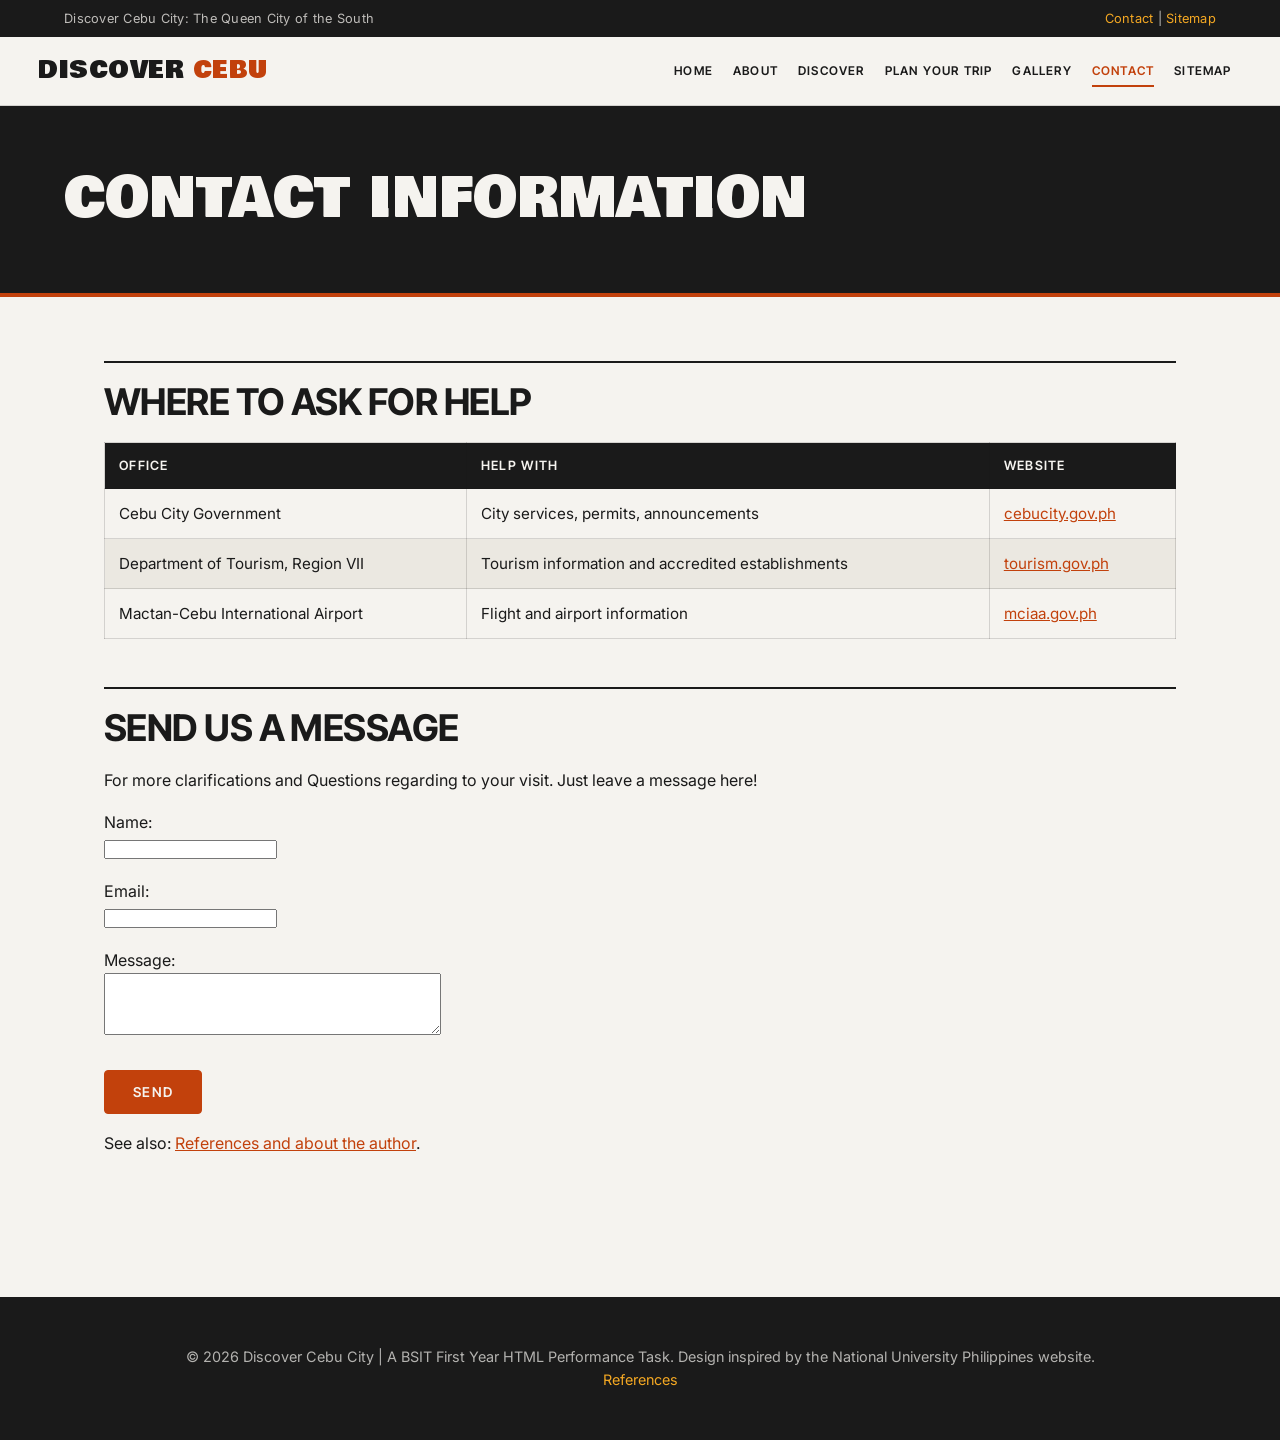
<file: contact.html>
<!DOCTYPE html>
<html lang="en">
<head>
<meta charset="UTF-8">
<meta name="viewport" content="width=device-width, initial-scale=1">
<title>Contact Information | Discover Cebu City</title>
<link rel="stylesheet" href="styles.css">
</head>
<body>
<div class="topbar"><span>Discover Cebu City: The Queen City of the South</span><span><a href="contact.html">Contact</a> | <a href="sitemap.html">Sitemap</a></span></div>
<header class="site"><div class="bar"><a class="brand" href="index.html">Discover <span>Cebu</span></a>
<nav aria-label="Main navigation"><ul>
<li><a class="n" href="index.html">Home</a></li>
<li><a class="n" href="about.html">About</a></li>
<li><a class="n" href="attractions.html">Discover</a><div class="sub"><a href="attractions.html">Tourist Attractions</a><a href="heritage.html">Heritage and Culture</a><a href="food.html">Local Food</a><a href="festivals.html">Festivals</a></div></li>
<li><a class="n" href="accommodation.html">Plan Your Trip</a><div class="sub"><a href="accommodation.html">Where to Stay</a><a href="transportation.html">Getting Around</a></div></li>
<li><a class="n" href="gallery.html">Gallery</a></li>
<li><a class="n active" href="contact.html">Contact</a></li>
<li><a class="n" href="sitemap.html">Sitemap</a></li>
</ul></nav>
</div></header>
<section class="pagehead"><h1>Contact Information</h1></section>
<main>

<h2>Where to Ask for Help</h2>
<table><thead><tr><th>Office</th><th>Help with</th><th>Website</th></tr></thead><tbody>
<tr><td>Cebu City Government</td><td>City services, permits, announcements</td><td><a href="https://www.cebucity.gov.ph" target="_blank" rel="noopener">cebucity.gov.ph</a></td></tr>
<tr><td>Department of Tourism, Region VII</td><td>Tourism information and accredited establishments</td><td><a href="https://www.tourism.gov.ph" target="_blank" rel="noopener">tourism.gov.ph</a></td></tr>
<tr><td>Mactan-Cebu International Airport</td><td>Flight and airport information</td><td><a href="https://mciaa.gov.ph/" target="_blank" rel="noopener">mciaa.gov.ph</a></td></tr>
</tbody></table>

<h2>Send us a message</h2>
<p>For more clarifications and Questions regarding to your visit. Just leave a message here!</p>
<form action="#" method="get">
<p><label for="n">Name:</label><br><input id="n" type="text" name="name"></p>
<p><label for="e">Email:</label><br><input id="e" type="email" name="email"></p>
<p><label for="m">Message:</label><br><textarea id="m" name="message" rows="4" cols="40"></textarea></p>
<p><button type="submit" class="btn">Send</button></p>
</form>
<p>See also: <a href="references.html">References and about the author</a>.</p>
</main>
<footer><p>&copy; 2026 Discover Cebu City | A BSIT First Year HTML Performance Task. Design inspired by the National University Philippines website.</p>
<p><a href="references.html">References</a></p></footer>
</body>
</html>
</file>
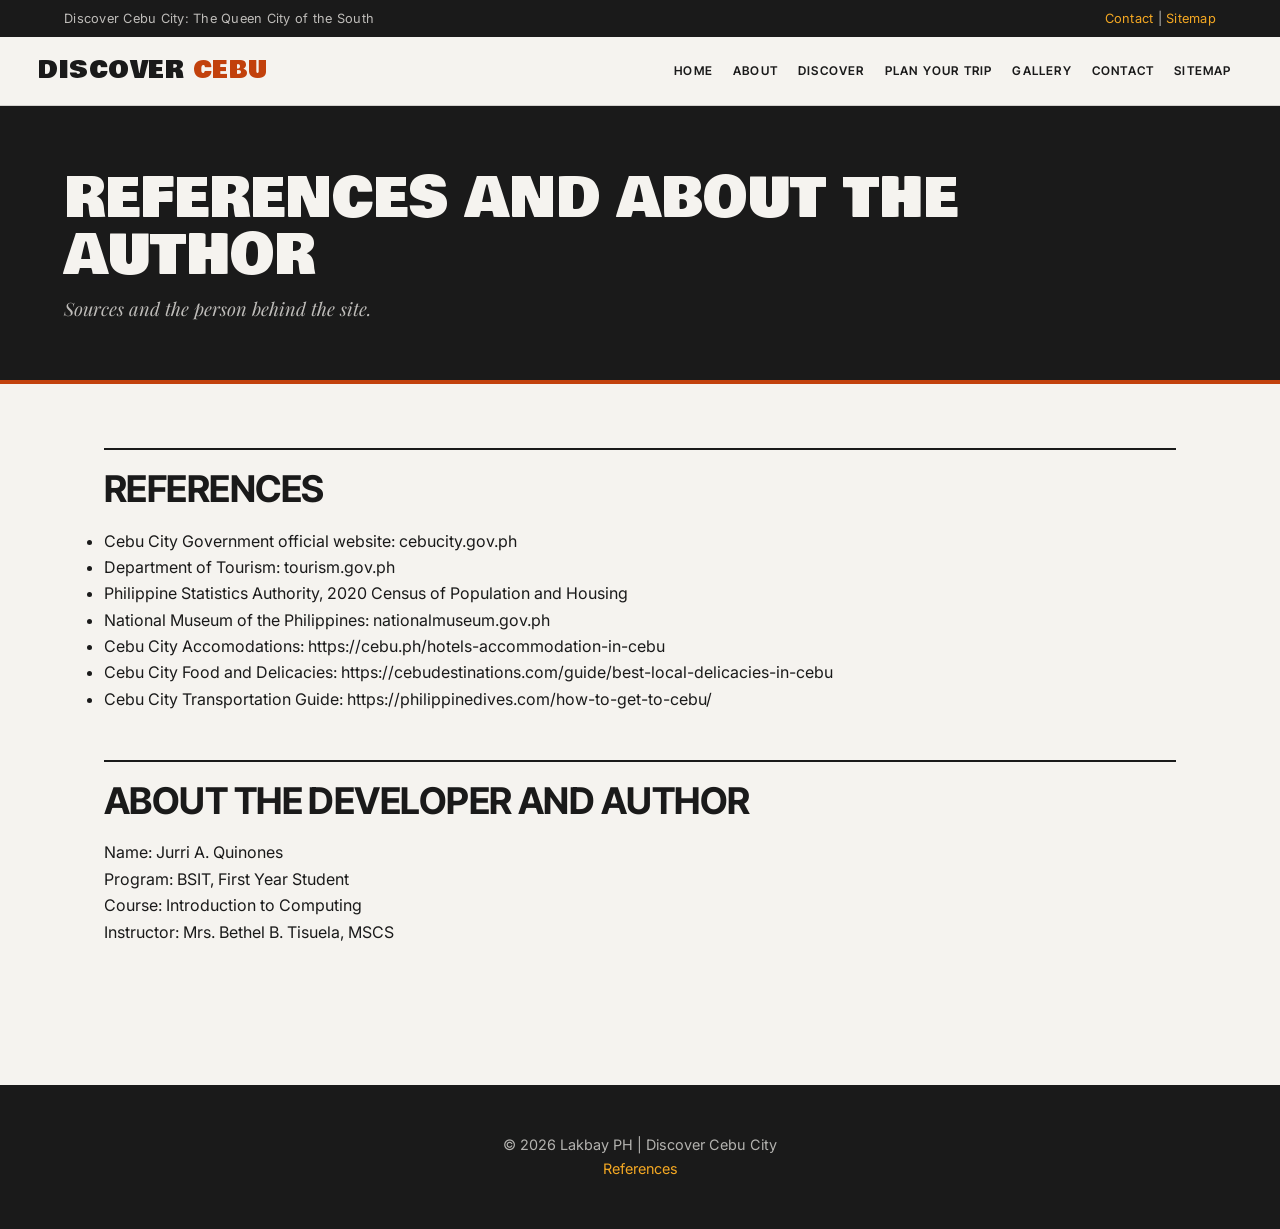
<file: references.html>
<!DOCTYPE html>
<html lang="en">
<head>
<meta charset="UTF-8">
<meta name="viewport" content="width=device-width, initial-scale=1">
<title>References and About the Author | Discover Cebu City</title>
<link rel="stylesheet" href="styles.css">
</head>
<body>
<div class="topbar"><span>Discover Cebu City: The Queen City of the South</span><span><a href="contact.html">Contact</a> | <a href="sitemap.html">Sitemap</a></span></div>
<header class="site"><div class="bar"><a class="brand" href="index.html">Discover <span>Cebu</span></a>
<nav aria-label="Main navigation"><ul>
<li><a class="n" href="index.html">Home</a></li>
<li><a class="n" href="about.html">About</a></li>
<li><a class="n" href="attractions.html">Discover</a><div class="sub"><a href="attractions.html">Tourist Attractions</a><a href="heritage.html">Heritage and Culture</a><a href="food.html">Local Food</a><a href="festivals.html">Festivals</a></div></li>
<li><a class="n" href="accommodation.html">Plan Your Trip</a><div class="sub"><a href="accommodation.html">Where to Stay</a><a href="transportation.html">Getting Around</a></div></li>
<li><a class="n" href="gallery.html">Gallery</a></li>
<li><a class="n" href="contact.html">Contact</a></li>
<li><a class="n" href="sitemap.html">Sitemap</a></li>
</ul></nav>
</div></header>
<section class="pagehead"><h1>References and About the Author</h1><p>Sources and the person behind the site.</p></section>
<main>

<h2>References</h2>
<ul><li>Cebu City Government official website: cebucity.gov.ph</li><li>Department of Tourism: tourism.gov.ph</li><li>Philippine Statistics Authority, 2020 Census of Population and Housing</li><li>National Museum of the Philippines: nationalmuseum.gov.ph</li><li>Cebu City Accomodations: https://cebu.ph/hotels-accommodation-in-cebu</li><li>Cebu City Food and Delicacies: https://cebudestinations.com/guide/best-local-delicacies-in-cebu</li><li>Cebu City Transportation Guide: https://philippinedives.com/how-to-get-to-cebu/</li></ul>
<h2>About the Developer and Author</h2>
<p>Name: Jurri A. Quinones<br>Program: BSIT, First Year Student<br>Course: Introduction to Computing<br>Instructor: Mrs. Bethel B. Tisuela, MSCS</p>
</main>
<footer><p>&copy; 2026 Lakbay PH | Discover Cebu City</p>
<p><a href="references.html">References</a></p></footer>
</body>
</html>
</file>
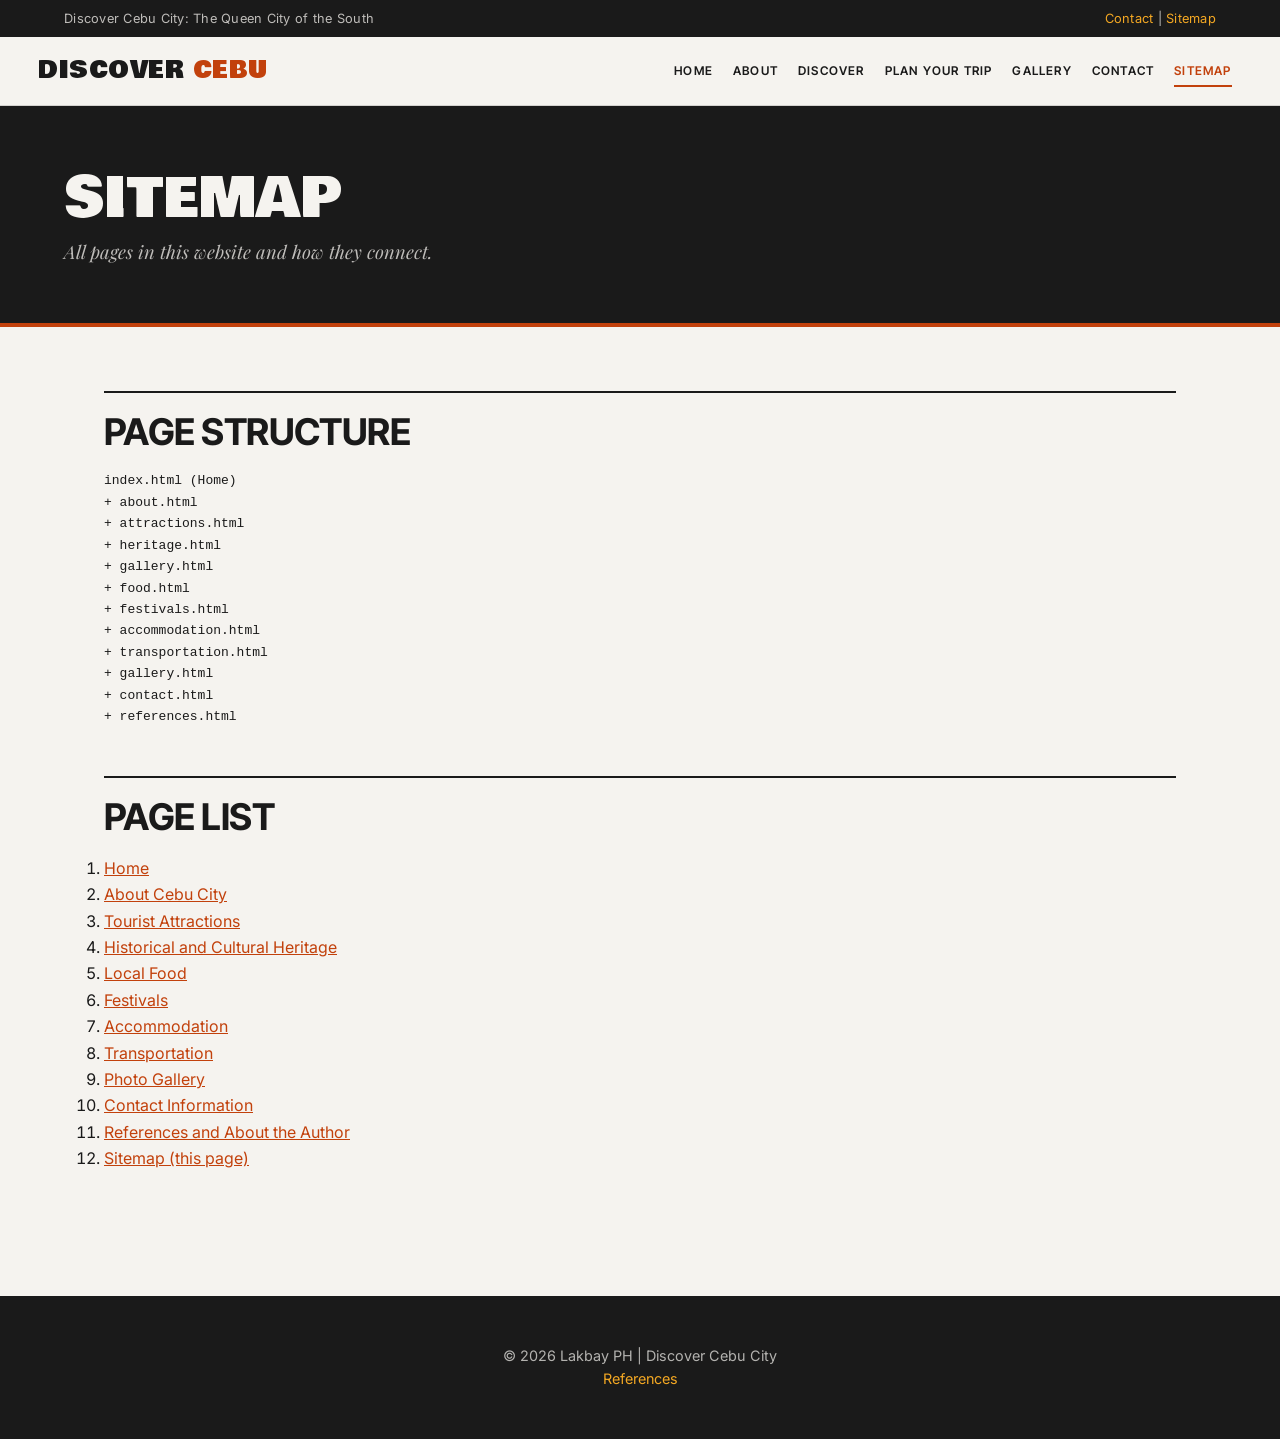
<file: sitemap.html>
<!DOCTYPE html>
<html lang="en">
<head>
<meta charset="UTF-8">
<meta name="viewport" content="width=device-width, initial-scale=1">
<title>Sitemap | Discover Cebu City</title>
<link rel="stylesheet" href="styles.css">
</head>
<body>
<div class="topbar"><span>Discover Cebu City: The Queen City of the South</span><span><a href="contact.html">Contact</a> | <a href="sitemap.html">Sitemap</a></span></div>
<header class="site"><div class="bar"><a class="brand" href="index.html">Discover <span>Cebu</span></a>
<nav aria-label="Main navigation"><ul>
<li><a class="n" href="index.html">Home</a></li>
<li><a class="n" href="about.html">About</a></li>
<li><a class="n" href="attractions.html">Discover</a><div class="sub"><a href="attractions.html">Tourist Attractions</a><a href="heritage.html">Heritage and Culture</a><a href="food.html">Local Food</a><a href="festivals.html">Festivals</a></div></li>
<li><a class="n" href="accommodation.html">Plan Your Trip</a><div class="sub"><a href="accommodation.html">Where to Stay</a><a href="transportation.html">Getting Around</a></div></li>
<li><a class="n" href="gallery.html">Gallery</a></li>
<li><a class="n" href="contact.html">Contact</a></li>
<li><a class="n active" href="sitemap.html">Sitemap</a></li>
</ul></nav>
</div></header>
<section class="pagehead"><h1>Sitemap</h1><p>All pages in this website and how they connect.</p></section>
<main>

<h2>Page structure</h2>
<pre>index.html (Home)
+ about.html
+ attractions.html
+ heritage.html
+ gallery.html
+ food.html
+ festivals.html
+ accommodation.html
+ transportation.html
+ gallery.html
+ contact.html
+ references.html</pre>
<h2>Page list</h2>
<ol><li><a href="index.html">Home</a></li><li><a href="about.html">About Cebu City</a></li><li><a href="attractions.html">Tourist Attractions</a></li><li><a href="heritage.html">Historical and Cultural Heritage</a></li><li><a href="food.html">Local Food</a></li><li><a href="festivals.html">Festivals</a></li><li><a href="accommodation.html">Accommodation</a></li><li><a href="transportation.html">Transportation</a></li><li><a href="gallery.html">Photo Gallery</a></li><li><a href="contact.html">Contact Information</a></li><li><a href="references.html">References and About the Author</a></li><li><a href="sitemap.html">Sitemap (this page)</a></li></ol>
</main>
<footer><p>&copy; 2026 Lakbay PH | Discover Cebu City</p>
<p><a href="references.html">References</a></p></footer>
</body>
</html>
</file>
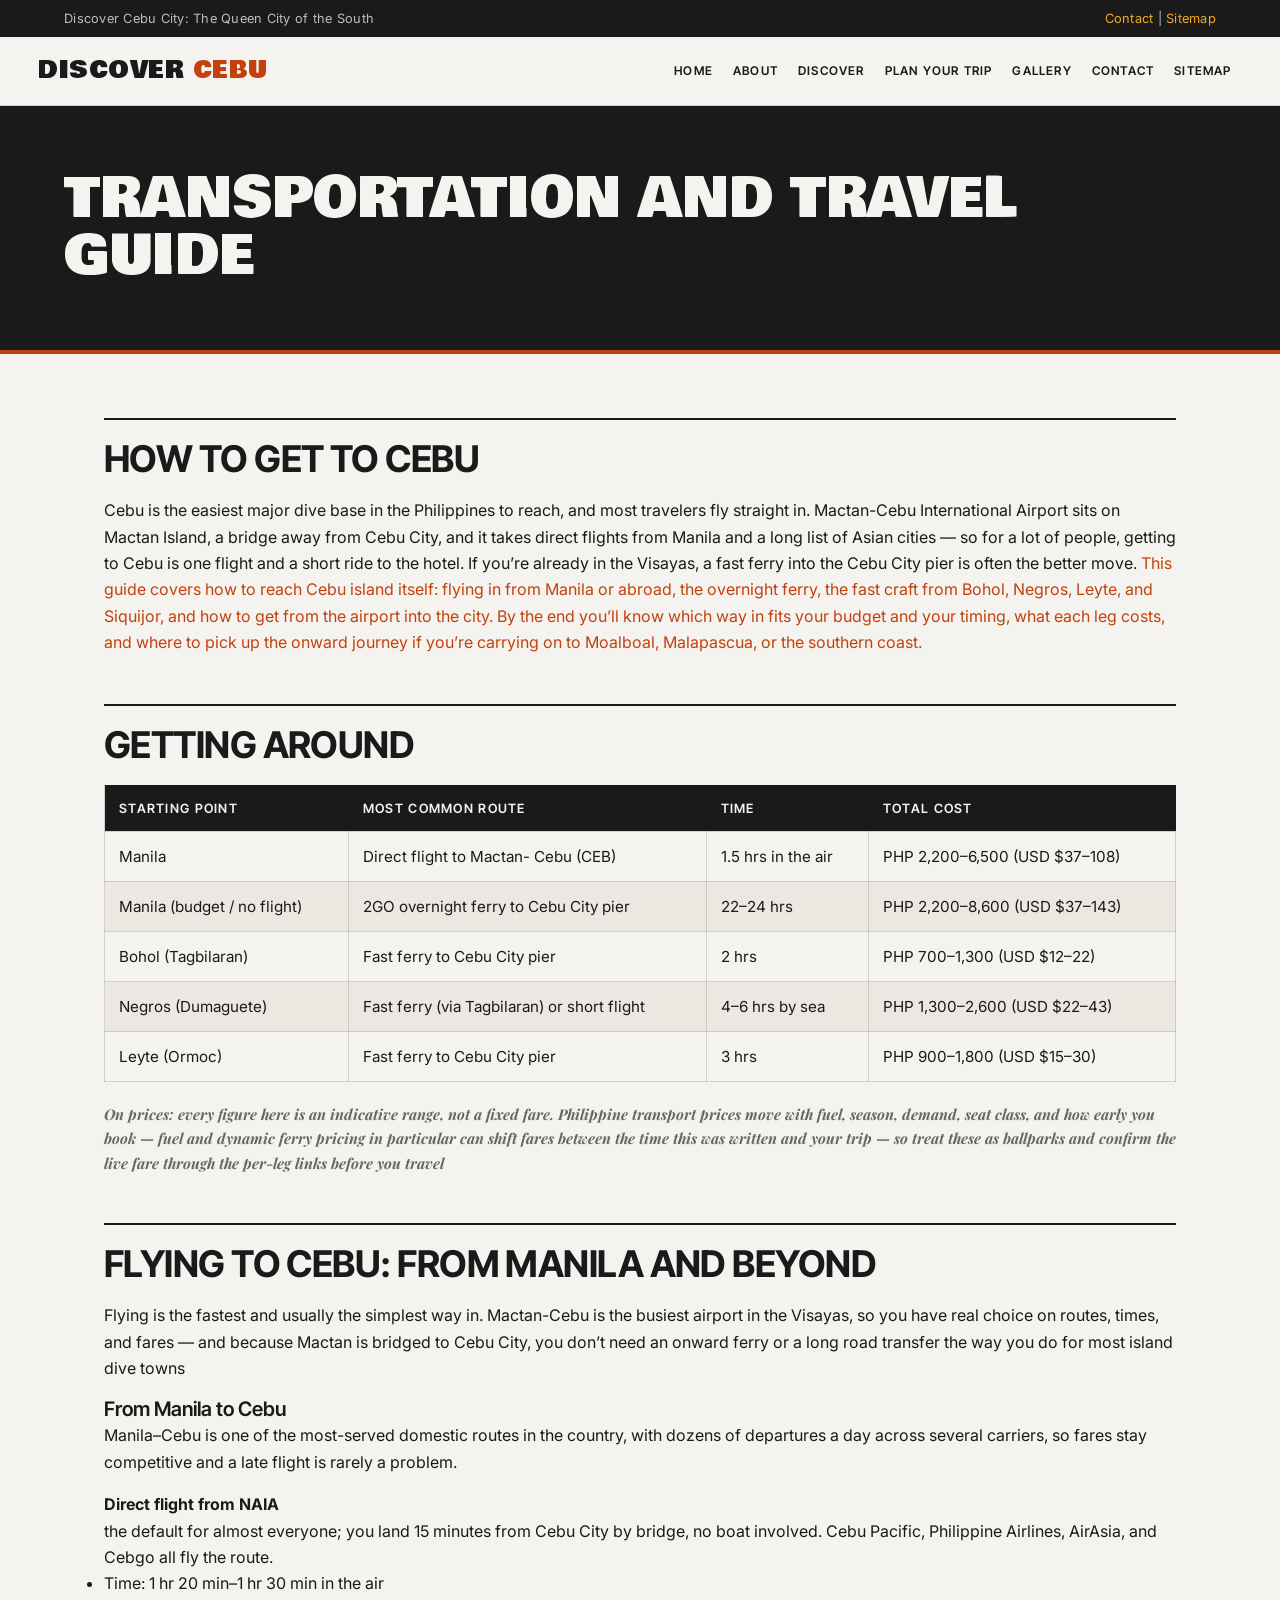
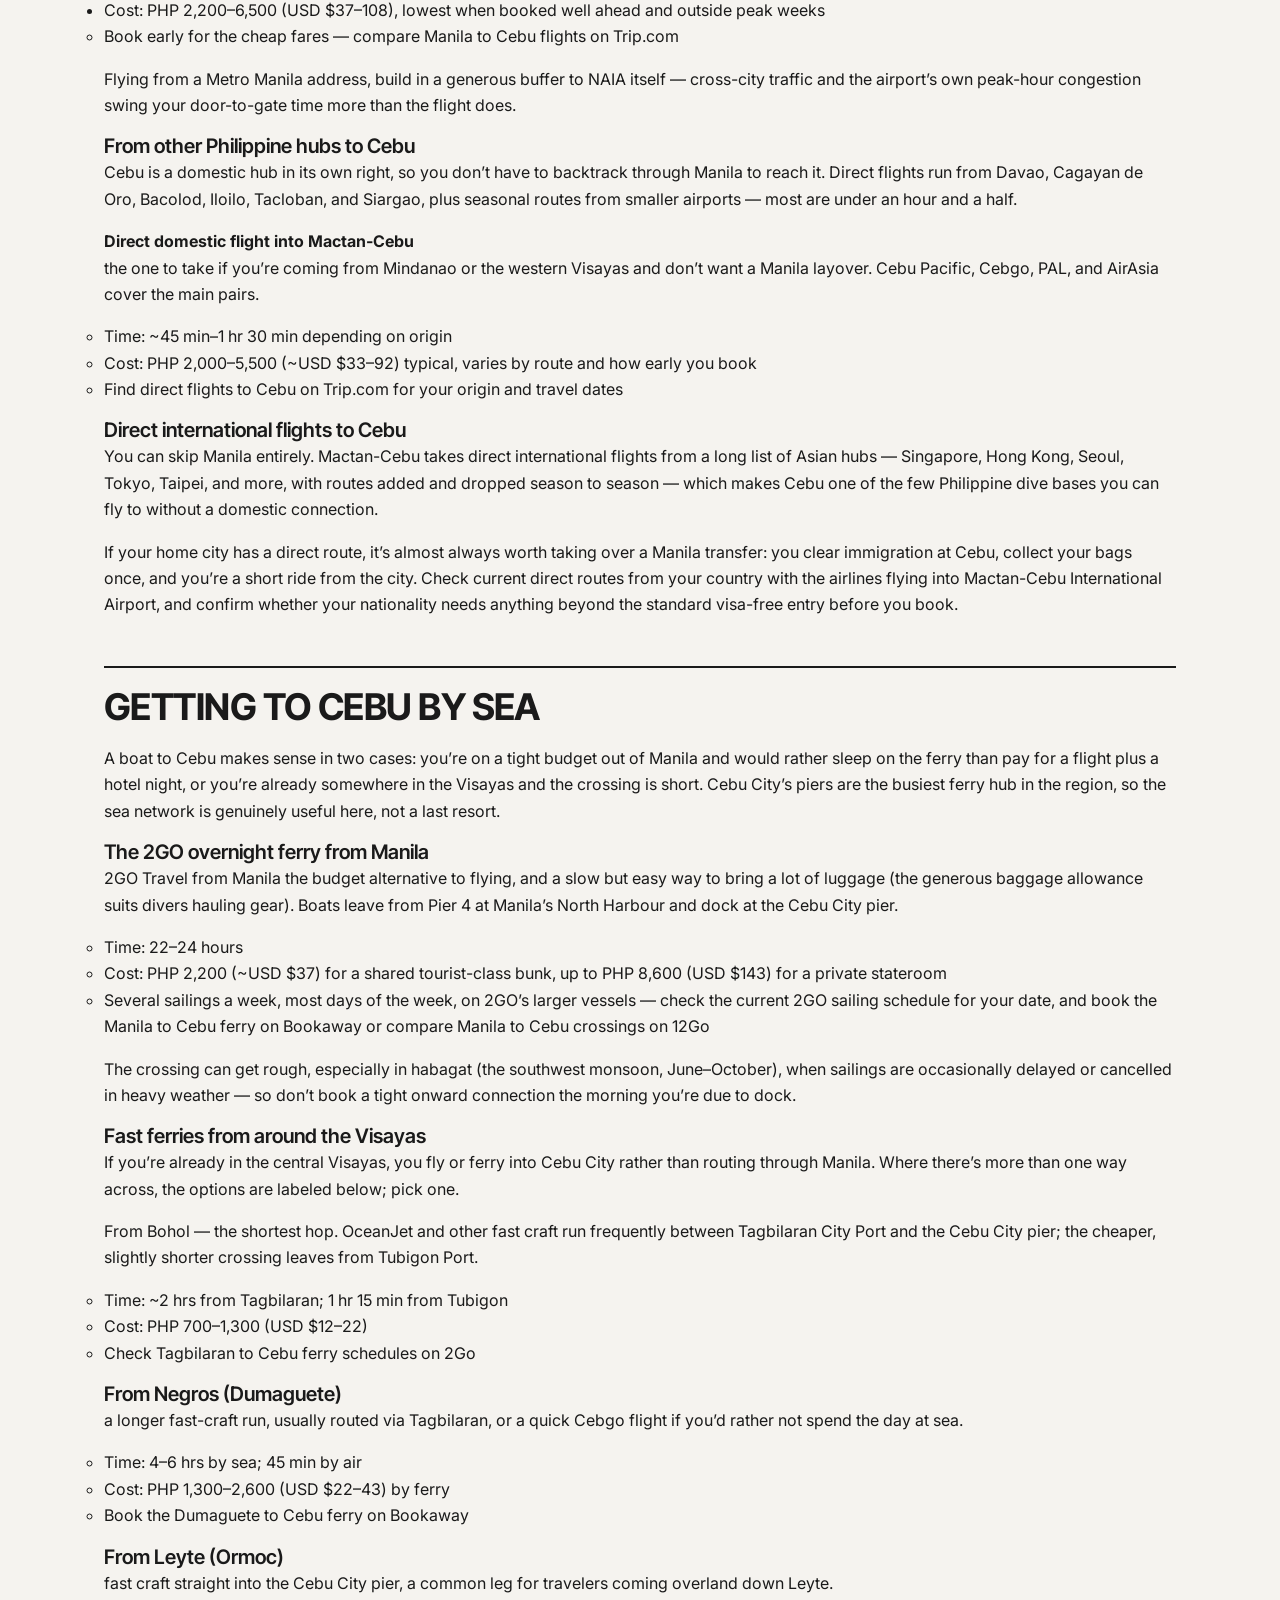
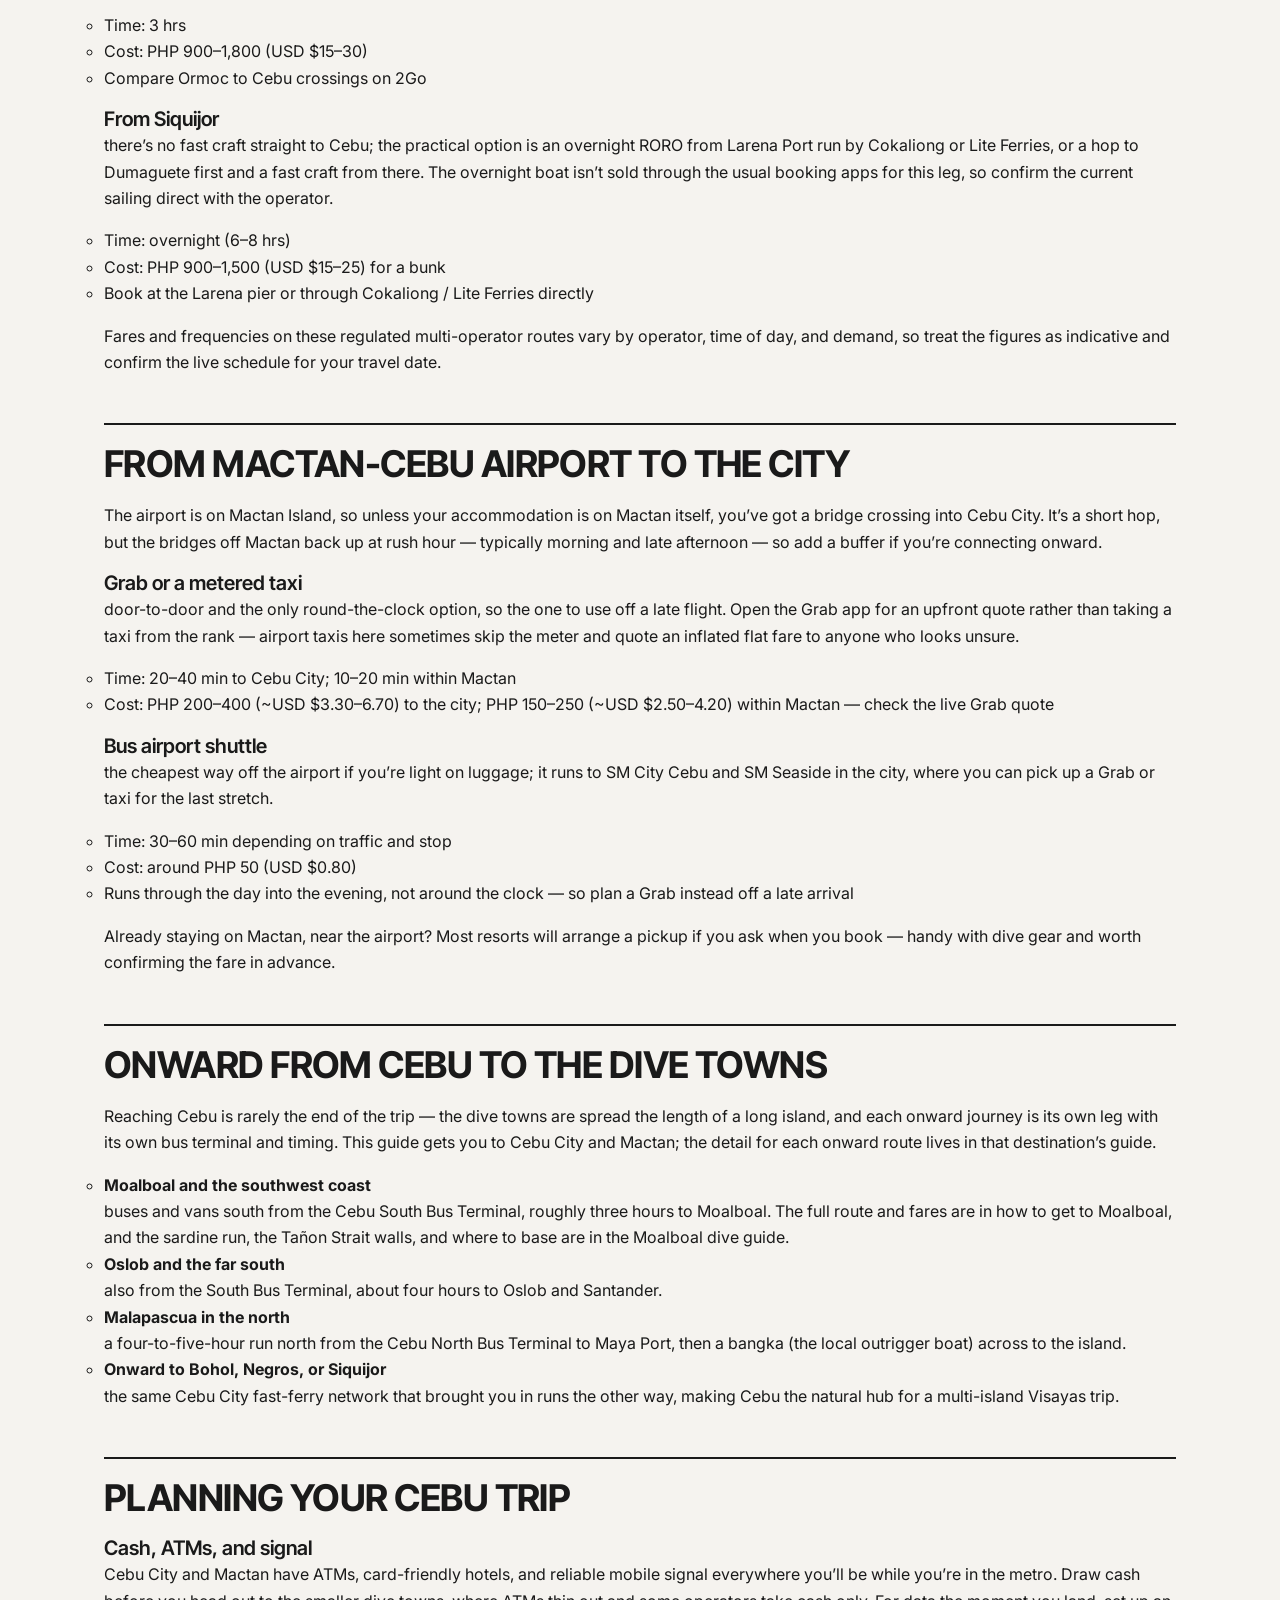
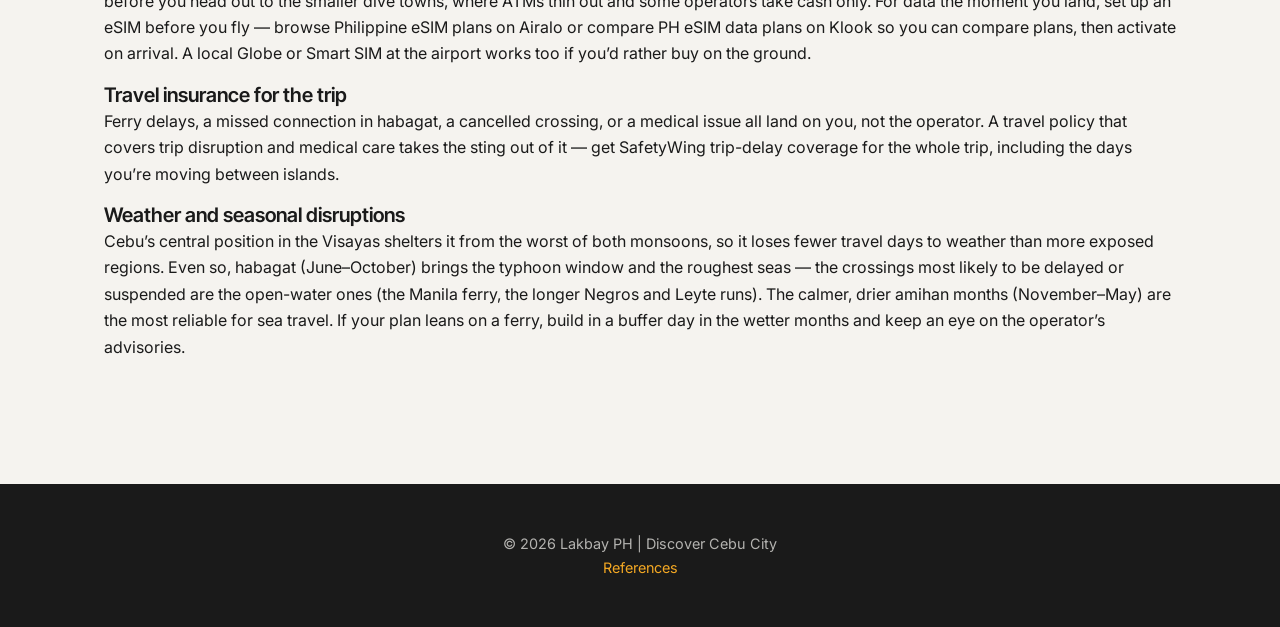
<file: transportation.html>
<!DOCTYPE html>
<html lang="en">
<head>
<meta charset="UTF-8">
<meta name="viewport" content="width=device-width, initial-scale=1">
<title>Transportation and Travel Guide | Discover Cebu City</title>
<link rel="stylesheet" href="styles.css">
</head>
<body>
<div class="topbar"><span>Discover Cebu City: The Queen City of the South</span><span><a href="contact.html">Contact</a> | <a href="sitemap.html">Sitemap</a></span></div>
<header class="site"><div class="bar"><a class="brand" href="index.html">Discover <span>Cebu</span></a>
<nav aria-label="Main navigation"><ul>
<li><a class="n" href="index.html">Home</a></li>
<li><a class="n" href="about.html">About</a></li>
<li><a class="n" href="attractions.html">Discover</a><div class="sub"><a href="attractions.html">Tourist Attractions</a><a href="heritage.html">Heritage and Culture</a><a href="food.html">Local Food</a><a href="festivals.html">Festivals</a></div></li>
<li><a class="n" href="accommodation.html">Plan Your Trip</a><div class="sub"><a href="accommodation.html">Where to Stay</a><a href="transportation.html">Getting Around</a></div></li>
<li><a class="n" href="gallery.html">Gallery</a></li>
<li><a class="n" href="contact.html">Contact</a></li>
<li><a class="n" href="sitemap.html">Sitemap</a></li>
</ul></nav>
</div></header>
<section class="pagehead"><h1>Transportation and Travel Guide</h1></section>
<main>

<h2>How to get to Cebu</h2>
<h>Cebu is the easiest major dive base in the Philippines to reach, and most travelers fly straight in. Mactan-Cebu International Airport sits on Mactan Island, a bridge away from Cebu City, and it takes direct flights from Manila and a long list of Asian cities — so for a lot of people, getting to Cebu is one flight and a short ride to the hotel. If you’re already in the Visayas, a fast ferry into the Cebu City pier is often the better move.</h>
<a>
<h>This guide covers how to reach Cebu island itself: flying in from Manila or abroad, the overnight ferry, the fast craft from Bohol, Negros, Leyte, and Siquijor, and how to get from the airport into the city. By the end you’ll know which way in fits your budget and your timing, what each leg costs, and where to pick up the onward journey if you’re carrying on to Moalboal, Malapascua, or the southern coast.</h>
</a>

<h2>Getting around</h2>
<table><thead><tr><th>Starting point</th><th>Most Common Route</th><th>Time</th><th>Total Cost</th></tr></thead><tbody>
<tr><td>Manila</td><td>Direct flight to Mactan- Cebu (CEB)</td><td>1.5 hrs in the air </td><td>PHP 2,200–6,500 (USD $37–108)</td></tr>
<tr><td>Manila (budget / no flight)</td><td>2GO overnight ferry to Cebu City pier</td><td>22–24 hrs</td><td>PHP 2,200–8,600 (USD $37–143)</td></tr>
<tr><td>Bohol (Tagbilaran)</td><td>Fast ferry to Cebu City pier</td><td>2 hrs</td><td>PHP 700–1,300 (USD $12–22)</td></tr>
<tr><td>Negros (Dumaguete)</td><td>Fast ferry (via Tagbilaran) or short flight</td><td>4–6 hrs by sea</td><td>PHP 1,300–2,600 (USD $22–43)</td></tr>
<tr><td>Leyte (Ormoc)<td>Fast ferry to Cebu City pier<td>3 hrs<td>PHP 900–1,800 (USD $15–30)</td></tr>
</tbody></table>
<figcaption><h4>On prices: every figure here is an indicative range, not a fixed fare. Philippine transport prices move with fuel, season, demand, seat class, and how early you book — fuel and dynamic ferry pricing in particular can shift fares between the time this was written and your trip — so treat these as ballparks and confirm the live fare through the per-leg links before you travel</h4></figcaption>
<h2>Flying to Cebu: From Manila and Beyond</h2>
<h>Flying is the fastest and usually the simplest way in. Mactan-Cebu is the busiest airport in the Visayas, so you have real choice on routes, times, and fares — and because Mactan is bridged to Cebu City, you don’t need an onward ferry or a long road transfer the way you do for most island dive towns</h>
<p></p>
<h3>From Manila to Cebu</h3>
<h>Manila–Cebu is one of the most-served domestic routes in the country, with dozens of departures a day across several carriers, so fares stay competitive and a late flight is rarely a problem.</h>
<p></p>
<h4>Direct flight from NAIA</h4><h>the default for almost everyone; you land 15 minutes from Cebu City by bridge, no boat involved. Cebu Pacific, Philippine Airlines, AirAsia, and Cebgo all fly the route.</h>
<ul><li>Time: 1 hr 20 min–1 hr 30 min in the air</li></ul>
<ul><li>Cost: PHP 2,200–6,500 (USD $37–108), lowest when booked well ahead and outside peak weeks</li>
<ul><li>Book early for the cheap fares — compare Manila to Cebu flights on Trip.com</li></ul>
<p></p>
<h>Flying from a Metro Manila address, build in a generous buffer to NAIA itself — cross-city traffic and the airport’s own peak-hour congestion swing your door-to-gate time more than the flight does.</h>
<p></p>
<h3>From other Philippine hubs to Cebu</h3>
<h>Cebu is a domestic hub in its own right, so you don’t have to backtrack through Manila to reach it. Direct flights run from Davao, Cagayan de Oro, Bacolod, Iloilo, Tacloban, and Siargao, plus seasonal routes from smaller airports — most are under an hour and a half.</h>
<p></p>
<h4>Direct domestic flight into Mactan-Cebu</h3><h>the one to take if you’re coming from Mindanao or the western Visayas and don’t want a Manila layover. Cebu Pacific, Cebgo, PAL, and AirAsia cover the main pairs.</h>
<p></p>
<ul><li>Time: ~45 min–1 hr 30 min depending on origin</li></ul>
<ul><li>Cost: PHP 2,000–5,500 (~USD $33–92) typical, varies by route and how early you book</li></ul>
<ul><li>Find direct flights to Cebu on Trip.com for your origin and travel dates</li></ul>
<p></p>
<h3>Direct international flights to Cebu</h3>
<h>You can skip Manila entirely. Mactan-Cebu takes direct international flights from a long list of Asian hubs — Singapore, Hong Kong, Seoul, Tokyo, Taipei, and more, with routes added and dropped season to season — which makes Cebu one of the few Philippine dive bases you can fly to without a domestic connection.</h>
<p></p>
<h>If your home city has a direct route, it’s almost always worth taking over a Manila transfer: you clear immigration at Cebu, collect your bags once, and you’re a short ride from the city. Check current direct routes from your country with the airlines flying into Mactan-Cebu International Airport, and confirm whether your nationality needs anything beyond the standard visa-free entry before you book.</h>
<h2>Getting to Cebu by sea</h2>
<h>A boat to Cebu makes sense in two cases: you’re on a tight budget out of Manila and would rather sleep on the ferry than pay for a flight plus a hotel night, or you’re already somewhere in the Visayas and the crossing is short. Cebu City’s piers are the busiest ferry hub in the region, so the sea network is genuinely useful here, not a last resort.</h>
<p></p>
<h3>The 2GO overnight ferry from Manila</h3>
<h>2GO Travel from Manila the budget alternative to flying, and a slow but easy way to bring a lot of luggage (the generous baggage allowance suits divers hauling gear). Boats leave from Pier 4 at Manila’s North Harbour and dock at the Cebu City pier.</h>
<p></p>
<ul><li>Time: 22–24 hours</li></ul>
<ul><li>Cost: PHP 2,200 (~USD $37) for a shared tourist-class bunk, up to PHP 8,600 (USD $143) for a private stateroom</li></ul>
<ul><li>Several sailings a week, most days of the week, on 2GO’s larger vessels — check the current 2GO sailing schedule for your date, and book the Manila to Cebu ferry on Bookaway or compare Manila to Cebu crossings on 12Go</li></ul>
<p></p>
<h>The crossing can get rough, especially in habagat (the southwest monsoon, June–October), when sailings are occasionally delayed or cancelled in heavy weather — so don’t book a tight onward connection the morning you’re due to dock.</h>
<p></p>
<h3>Fast ferries from around the Visayas</h3>
<h>If you’re already in the central Visayas, you fly or ferry into Cebu City rather than routing through Manila. Where there’s more than one way across, the options are labeled below; pick one.</h>
<p></p>
<h>From Bohol — the shortest hop. OceanJet and other fast craft run frequently between Tagbilaran City Port and the Cebu City pier; the cheaper, slightly shorter crossing leaves from Tubigon Port.</h>
<p></p>
<ul><li>Time: ~2 hrs from Tagbilaran; 1 hr 15 min from Tubigon</li></ul>
<ul><li>Cost: PHP 700–1,300 (USD $12–22)</li></ul>
<ul><li>Check Tagbilaran to Cebu ferry schedules on 2Go</li></ul>
<p></p>
<h3>From Negros (Dumaguete)</h3>
<h> a longer fast-craft run, usually routed via Tagbilaran, or a quick Cebgo flight if you’d rather not spend the day at sea.</h>
<p></p>
<ul><li>Time: 4–6 hrs by sea; 45 min by air</li></ul>
<ul><li>Cost: PHP 1,300–2,600 (USD $22–43) by ferry</li></ul>
<ul><li>Book the Dumaguete to Cebu ferry on Bookaway</li></ul>
<p></p>
<h3>From Leyte (Ormoc)</h3>
<h>fast craft straight into the Cebu City pier, a common leg for travelers coming overland down Leyte.</h>
<p></p>
<ul><li>Time: 3 hrs</li></ul>
<ul><li>Cost: PHP 900–1,800 (USD $15–30)</li></ul>
<ul><li>Compare Ormoc to Cebu crossings on 2Go</li></ul>
<p></p>
<h3>From Siquijor</h3>
<h>there’s no fast craft straight to Cebu; the practical option is an overnight RORO from Larena Port run by Cokaliong or Lite Ferries, or a hop to Dumaguete first and a fast craft from there. The overnight boat isn’t sold through the usual booking apps for this leg, so confirm the current sailing direct with the operator.</h>
<p></p>
<ul><li>Time: overnight (6–8 hrs)</li></ul>
<ul><li>Cost: PHP 900–1,500 (USD $15–25) for a bunk</li></ul>
<ul><li>Book at the Larena pier or through Cokaliong / Lite Ferries directly</li></ul>
<p></p>
<h>Fares and frequencies on these regulated multi-operator routes vary by operator, time of day, and demand, so treat the figures as indicative and confirm the live schedule for your travel date.</h>
<h2>From Mactan-Cebu airport to the city</h2>
<h>The airport is on Mactan Island, so unless your accommodation is on Mactan itself, you’ve got a bridge crossing into Cebu City. It’s a short hop, but the bridges off Mactan back up at rush hour — typically morning and late afternoon — so add a buffer if you’re connecting onward.</h>
<p></p>
<h3>Grab or a metered taxi</h3>
<h>door-to-door and the only round-the-clock option, so the one to use off a late flight. Open the Grab app for an upfront quote rather than taking a taxi from the rank — airport taxis here sometimes skip the meter and quote an inflated flat fare to anyone who looks unsure.</h>
<p></p>
<ul><li>Time: 20–40 min to Cebu City; 10–20 min within Mactan</li></ul>
<ul><li>Cost: PHP 200–400 (~USD $3.30–6.70) to the city; PHP 150–250 (~USD $2.50–4.20) within Mactan — check the live Grab quote</li></ul>
<p></p>
<h3>Bus airport shuttle</h3>
<h>the cheapest way off the airport if you’re light on luggage; it runs to SM City Cebu and SM Seaside in the city, where you can pick up a Grab or taxi for the last stretch.</h>
<p></p>
<ul><li>Time: 30–60 min depending on traffic and stop</li></ul>
<ul><li>Cost: around PHP 50 (USD $0.80)</li></ul>
<ul><li>Runs through the day into the evening, not around the clock — so plan a Grab instead off a late arrival</li></ul>
<p></p>
<h>Already staying on Mactan, near the airport? Most resorts will arrange a pickup if you ask when you book — handy with dive gear and worth confirming the fare in advance.</h>
<h2>Onward from Cebu to the dive towns</h2>
<h>Reaching Cebu is rarely the end of the trip — the dive towns are spread the length of a long island, and each onward journey is its own leg with its own bus terminal and timing. This guide gets you to Cebu City and Mactan; the detail for each onward route lives in that destination’s guide.</h>
<p></p>
<ul><li><strong>Moalboal and the southwest coast </strong></li></ul><h>buses and vans south from the Cebu South Bus Terminal, roughly three hours to Moalboal. The full route and fares are in how to get to Moalboal, and the sardine run, the Tañon Strait walls, and where to base are in the Moalboal dive guide.</h>
<ul><li><strong>Oslob and the far south</strong></li></ul><h>also from the South Bus Terminal, about four hours to Oslob and Santander.</h>
<ul><li><strong>Malapascua in the north</strong></li></ul><h>a four-to-five-hour run north from the Cebu North Bus Terminal to Maya Port, then a bangka (the local outrigger boat) across to the island. </h>
<ul><li><strong>Onward to Bohol, Negros, or Siquijor</strong></li></ul><h>the same Cebu City fast-ferry network that brought you in runs the other way, making Cebu the natural hub for a multi-island Visayas trip.</h>
<h2>Planning your Cebu trip</h2>
<h3>Cash, ATMs, and signal</h3>
<h>Cebu City and Mactan have ATMs, card-friendly hotels, and reliable mobile signal everywhere you’ll be while you’re in the metro. Draw cash before you head out to the smaller dive towns, where ATMs thin out and some operators take cash only. For data the moment you land, set up an eSIM before you fly — browse Philippine eSIM plans on Airalo or compare PH eSIM data plans on Klook so you can compare plans, then activate on arrival. A local Globe or Smart SIM at the airport works too if you’d rather buy on the ground.</h>
<p></p>
<h3>Travel insurance for the trip</h3>
<h>Ferry delays, a missed connection in habagat, a cancelled crossing, or a medical issue all land on you, not the operator. A travel policy that covers trip disruption and medical care takes the sting out of it — get SafetyWing trip-delay coverage for the whole trip, including the days you’re moving between islands.</h>
<p></p>
<h3>Weather and seasonal disruptions</h3>
<h>Cebu’s central position in the Visayas shelters it from the worst of both monsoons, so it loses fewer travel days to weather than more exposed regions. Even so, habagat (June–October) brings the typhoon window and the roughest seas — the crossings most likely to be delayed or suspended are the open-water ones (the Manila ferry, the longer Negros and Leyte runs). The calmer, drier amihan months (November–May) are the most reliable for sea travel. If your plan leans on a ferry, build in a buffer day in the wetter months and keep an eye on the operator’s advisories.</h>
</main>
<footer><p>&copy; 2026 Lakbay PH | Discover Cebu City</p>
<p><a href="references.html">References</a></p></footer>
</body>
</html>
</file>
<file: styles.css>
/* ==================================================
   1. FONTS
   Same families as tourism.cebu.gov.ph
================================================== */

@import url("https://fonts.googleapis.com/css2?family=Bowlby+One&family=Inter+Tight:wght@500;600;700&family=Inter:wght@400;500;600;700&family=Libre+Baskerville:ital@1&family=Playfair+Display:ital,wght@1,500&display=swap");


/* ==================================================
   2. COLOR AND TYPE VARIABLES
================================================== */

:root {
    /* Core palette */
    --paper:      #f5f3ef;   /* page background */
    --paper-deep: #ebe8e1;   /* alternate rows, note boxes */
    --charcoal:   #1a1a1a;   /* text, dark sections */
    --terracotta: #c2410c;   /* main accent */
    --amber:      #f4a823;   /* accent on dark backgrounds */
    --white:      #ffffff;

    /* Text and lines */
    --ink:   #1a1a1a;
    --muted: rgba(26, 26, 26, 0.65);
    --line:  rgba(26, 26, 26, 0.15);

    /* Fonts */
    --font-body:     "Inter", "Segoe UI", Arial, sans-serif;
    --font-heading:  "Inter Tight", "Inter", sans-serif;
    --font-wordmark: "Bowlby One", "Inter Tight", sans-serif;
    --font-quote:    "Playfair Display", Georgia, serif;
    --font-lockup:   "Libre Baskerville", Georgia, serif;

    --radius: 4px;
}


/* ==================================================
   3. GENERAL RESET
================================================== */

* {
    box-sizing: border-box;
    margin: 0;
    padding: 0;
}

html {
    scroll-behavior: smooth;
}

body {
    width: 100%;
    min-width: 320px;
    font-family: var(--font-body);
    color: var(--ink);
    line-height: 1.65;
    background: var(--paper);
    overflow-x: hidden;
    -webkit-font-smoothing: antialiased;
    animation: pageLoad 0.8s ease-in;
}

img {
    display: block;
    max-width: 100%;
    height: auto;
}

a {
    color: var(--terracotta);
}

h1, h2, h3, h4, p {
    overflow-wrap: break-word;
}

::selection {
    background: rgba(194, 65, 12, 0.2);
}


/* ==================================================
   4. TOP BAR
================================================== */

.topbar {
    background: var(--charcoal);
    color: rgba(245, 243, 239, 0.75);
    font-size: 0.8rem;
    letter-spacing: 0.02em;
    padding: 8px 5%;

    display: flex;
    justify-content: space-between;
    align-items: center;
    flex-wrap: wrap;
    gap: 5px 15px;
}

.topbar a {
    color: var(--amber);
    text-decoration: none;
}

.topbar a:hover {
    color: var(--paper);
}


/* ==================================================
   5. HEADER AND NAVIGATION
   Paper background, hairline rule, wordmark on the left
================================================== */

header.site {
    width: 100%;
    background: var(--paper);
    position: sticky;
    top: 0;
    z-index: 1000;
    border-bottom: 1px solid var(--line);
}

.bar {
    width: 100%;
    max-width: 1500px;
    margin: auto;
    padding: 0 5%;

    display: flex;
    justify-content: space-between;
    align-items: center;
    flex-wrap: wrap;
    gap: 10px;
}

.brand {
    color: var(--charcoal);
    text-decoration: none;
    font-family: var(--font-wordmark);
    font-size: 1.5rem;
    font-weight: 400;
    letter-spacing: 0.02em;
    text-transform: uppercase;
    padding: 14px 0;
    white-space: nowrap;
}

.brand span {
    color: var(--terracotta);
}

nav ul {
    list-style: none;
    display: flex;
    align-items: center;
    flex-wrap: wrap;
}

nav li {
    position: relative;
}

nav a.n {
    position: relative;
    display: block;
    color: var(--charcoal);
    text-decoration: none;
    padding: 20px 13px;
    font-family: var(--font-heading);
    font-weight: 600;
    font-size: 13px;
    letter-spacing: 0.1em;
    text-transform: uppercase;
    transition: color 0.25s ease;
}

/* Underline slides in on hover and marks the current page */
nav a.n::after {
    content: "";
    position: absolute;
    left: 13px;
    right: 13px;
    bottom: 14px;
    height: 2px;
    background: var(--terracotta);
    transform: scaleX(0);
    transform-origin: left;
    transition: transform 0.3s ease;
}

nav a.n:hover,
nav a.active {
    color: var(--terracotta);
}

nav a.n:hover::after,
nav a.active::after {
    transform: scaleX(1);
}


/* ==================================================
   6. DROPDOWN MENU
================================================== */

nav .sub {
    display: none;
    position: absolute;
    top: 100%;
    left: 0;

    min-width: 230px;
    background: var(--paper);
    border: 1px solid var(--line);
    border-top: 2px solid var(--terracotta);
    border-radius: 0 0 var(--radius) var(--radius);

    flex-direction: column;
    box-shadow: 0 12px 30px rgba(0, 0, 0, 0.12);
    z-index: 1001;
}

nav li:hover > .sub,
nav li:focus-within > .sub {
    display: flex;
}

nav .sub a {
    display: block;
    color: var(--charcoal);
    text-decoration: none;
    padding: 12px 18px;
    border-bottom: 1px solid var(--line);
    font-size: 14px;
    transition: background 0.2s ease, color 0.2s ease;
}

nav .sub a:last-child {
    border-bottom: 0;
}

nav .sub a:hover {
    background: var(--charcoal);
    color: var(--paper);
}

a:focus-visible,
button:focus-visible {
    outline: 2px solid var(--terracotta);
    outline-offset: 3px;
}


/* ==================================================
   7. HERO SECTION
   Full-bleed photo, dark wash, big wordmark headline
================================================== */

.hero {
    width: 100%;
    min-height: 82vh;
    max-height: 100svh;

    background-color: var(--charcoal);
    background-image:
        linear-gradient(
            to top,
            rgba(26, 26, 26, 0.8) 0%,
            rgba(26, 26, 26, 0.35) 55%,
            rgba(26, 26, 26, 0.55) 100%
        ),
        url("https://www.goodnewspilipinas.com/wp-content/uploads/2021/02/Basilica-Sto-Nino.jpg");

    background-size: cover;
    background-position: center;
    background-repeat: no-repeat;

    display: flex;
    flex-direction: column;
    justify-content: flex-end;
    align-items: flex-start;

    color: var(--paper);
    padding: 80px 8% 90px;
}

.hero h1 {
    font-family: var(--font-wordmark);
    font-weight: 400;
    font-size: clamp(2.6rem, 8vw, 6.5rem);
    line-height: 0.98;
    letter-spacing: 0.01em;
    text-transform: uppercase;
    margin-bottom: 20px;
    max-width: 900px;

    animation: fadeIn 1.2s ease-out;
}

.hero p {
    font-size: clamp(1rem, 1.5vw, 1.2rem);
    font-weight: 300;
    line-height: 1.7;
    color: rgba(245, 243, 239, 0.9);
    max-width: 620px;
    margin-bottom: 24px;

    animation: fadeIn 1.5s ease-out;
}

.hero .btn {
    animation: fadeIn 1.8s ease-out;
}


/* ==================================================
   8. PAGE HEADER
================================================== */

.pagehead {
    background: var(--charcoal);
    color: var(--paper);
    padding: 64px 5% 56px;
    border-bottom: 4px solid var(--terracotta);
}

.pagehead h1 {
    font-family: var(--font-wordmark);
    font-weight: 400;
    font-size: clamp(1.9rem, 5vw, 3.4rem);
    line-height: 1.05;
    text-transform: uppercase;
    margin-bottom: 10px;
}

.pagehead p {
    font-family: var(--font-quote);
    font-style: italic;
    font-size: 1.15rem;
    color: rgba(245, 243, 239, 0.75);
    max-width: 700px;
}


/* ==================================================
   9. BUTTONS
================================================== */

.btn {
    display: inline-block;
    background: var(--terracotta);
    color: var(--paper);

    padding: 13px 28px;
    margin-top: 12px;

    font-family: var(--font-heading);
    font-weight: 600;
    font-size: 0.85rem;
    letter-spacing: 0.1em;
    text-transform: uppercase;
    text-decoration: none;
    border: 1px solid var(--terracotta);
    border-radius: var(--radius);

    transition: background 0.25s ease, color 0.25s ease, border-color 0.25s ease;
}

.btn:hover {
    background: var(--paper);
    color: var(--charcoal);
    border-color: var(--paper);
}

/* Optional second button: add class="btn ghost" */
.btn.ghost {
    background: transparent;
    color: var(--paper);
    border-color: rgba(245, 243, 239, 0.5);
}

.btn.ghost:hover {
    background: var(--paper);
    color: var(--charcoal);
    border-color: var(--paper);
}


/* ==================================================
   10. MAIN CONTENT
================================================== */

main {
    width: 100%;
    max-width: 1250px;
    margin: auto;
    padding: 64px 5%;
}

h2 {
    font-family: var(--font-heading);
    font-weight: 700;
    font-size: clamp(1.5rem, 3.2vw, 2.3rem);
    line-height: 1.12;
    letter-spacing: -0.015em;
    text-transform: uppercase;
    color: var(--charcoal);

    margin-top: 3rem;
    margin-bottom: 18px;
    padding-top: 18px;
    border-top: 2px solid var(--charcoal);
}

main > h2:first-child {
    margin-top: 0;
}

h3 {
    font-family: var(--font-heading);
    font-weight: 600;
    font-size: 1.25rem;
    line-height: 1.25;
    color: var(--charcoal);
}

main p {
    max-width: 75ch;
    margin-bottom: 1em;
}


/* ==================================================
   11. GRID LAYOUT
================================================== */

.grid {
    display: grid;
    grid-template-columns: repeat(4, minmax(0, 1fr));
    gap: 28px;
    margin: 30px 0;
    align-items: stretch;
}


/* ==================================================
   12. TOURISM CARDS
   Quiet cards: photo, hairline border, no heavy shadow
================================================== */

.card {
    min-width: 0;

    background: var(--white);
    border: 1px solid var(--line);
    border-radius: var(--radius);
    overflow: hidden;

    display: flex;
    flex-direction: column;

    transition: border-color 0.3s ease;
}

.card:hover {
    border-color: var(--terracotta);
}

.card img {
    width: 100%;
    height: 230px;

    object-fit: cover;
    object-position: center;

    transition: transform 0.7s ease;
}

.card:hover img {
    transform: scale(1.04);
}

.card div {
    padding: 20px;
    flex: 1;
}

.card h3 {
    margin: 0 0 10px;
    transition: color 0.25s ease;
}

.card:hover h3 {
    color: var(--terracotta);
}

.card p {
    font-size: 0.95rem;
    line-height: 1.6;
    color: var(--muted);
}


/* ==================================================
   13. FIGURES AND IMAGES
================================================== */

figure {
    width: 100%;
    margin: 28px 0;
}

figure img {
    width: 100%;
    max-height: 520px;
    object-fit: cover;
    border-radius: var(--radius);
}

figcaption {
    font-family: var(--font-quote);
    font-style: italic;
    font-size: 0.92rem;
    color: var(--muted);
    margin-top: 8px;
}


/* ==================================================
   14. IMAGE GALLERY
================================================== */

.gallery {
    display: grid;
    grid-template-columns: repeat(3, minmax(0, 1fr));
    gap: 18px;
}

.gallery img {
    width: 100%;
    height: 250px;
    object-fit: cover;
    border-radius: var(--radius);
}


/* ==================================================
   15. TABLES
================================================== */

.table-container {
    width: 100%;
    overflow-x: auto;
    -webkit-overflow-scrolling: touch;
}

table {
    width: 100%;
    min-width: 550px;
    border-collapse: collapse;
    margin: 20px 0;
    font-size: 0.95rem;
}

th {
    background: var(--charcoal);
    color: var(--paper);
    text-align: left;
    font-family: var(--font-heading);
    font-weight: 600;
    font-size: 0.8rem;
    letter-spacing: 0.1em;
    text-transform: uppercase;
}

th, td {
    padding: 12px 14px;
    border: 1px solid var(--line);
}

tbody tr:nth-child(even) {
    background: var(--paper-deep);
}

tbody tr:hover {
    background: rgba(194, 65, 12, 0.1);
}


/* ==================================================
   16. NOTE BOX
   Reads like a pull quote
================================================== */

.note {
    background: transparent;
    border-left: 3px solid var(--terracotta);
    padding: 6px 0 6px 22px;
    margin: 28px 0;

    font-family: var(--font-quote);
    font-style: italic;
    font-size: 1.15rem;
    line-height: 1.6;
}


/* ==================================================
   17. FOOTER
================================================== */

footer {
    width: 100%;
    background: var(--charcoal);
    color: rgba(245, 243, 239, 0.7);

    padding: 48px 5%;
    margin-top: 60px;

    text-align: center;
    font-size: 0.9rem;
}

footer a {
    color: var(--amber);
    text-decoration: none;
}

footer a:hover {
    color: var(--paper);
    text-decoration: underline;
}


/* ==================================================
   18. ANIMATIONS
================================================== */

@keyframes pageLoad {
    from { opacity: 0; }
    to   { opacity: 1; }
}

@keyframes fadeIn {
    from {
        opacity: 0;
        transform: translateY(18px);
    }
    to {
        opacity: 1;
        transform: translateY(0);
    }
}


/* ==================================================
   19. LARGE DESKTOP SCREENS
   1400px and above
================================================== */

@media (min-width: 1400px) {

    .bar {
        max-width: 1600px;
    }

    main {
        max-width: 1350px;
    }

    .hero {
        min-height: 85vh;
        padding-left: max(8%, calc((100vw - 1350px) / 2));
    }
}


/* ==================================================
   20. LAPTOP SCREENS
   1001px - 1399px
================================================== */

@media (min-width: 1001px) and (max-width: 1399px) {

    .bar {
        padding: 0 3%;
    }

    nav a.n {
        padding: 18px 10px;
        font-size: 12px;
    }

    nav a.n::after {
        left: 10px;
        right: 10px;
        bottom: 12px;
    }

    main {
        max-width: 1200px;
    }

    .grid {
        grid-template-columns: repeat(3, minmax(0, 1fr));
    }
}


/* ==================================================
   21. TABLETS
   601px - 1000px
================================================== */

@media (min-width: 601px) and (max-width: 1000px) {

    header.site {
        position: relative;
    }

    .bar {
        flex-direction: column;
        justify-content: center;
        padding: 10px 3%;
        gap: 0;
    }

    nav ul {
        justify-content: center;
    }

    nav a.n {
        padding: 12px 10px;
        font-size: 12px;
    }

    nav a.n::after {
        left: 10px;
        right: 10px;
        bottom: 6px;
    }

    .hero {
        min-height: 460px;
        padding: 60px 6% 70px;
    }

    .grid,
    .gallery {
        grid-template-columns: repeat(2, minmax(0, 1fr));
    }

    main {
        padding: 48px 4%;
    }
}


/* ==================================================
   22. MOBILE PHONES
   381px - 600px
================================================== */

@media (min-width: 381px) and (max-width: 600px) {

    header.site {
        position: relative;
    }

    .topbar {
        justify-content: center;
        text-align: center;
    }

    .bar {
        flex-direction: column;
        padding: 8px 3%;
        gap: 0;
    }

    .brand {
        font-size: 1.35rem;
        padding: 10px 0 4px;
    }

    nav {
        width: 100%;
    }

    nav ul {
        width: 100%;
        justify-content: center;
    }

    nav a.n {
        padding: 10px 8px;
        font-size: 11px;
        letter-spacing: 0.08em;
    }

    nav a.n::after {
        left: 8px;
        right: 8px;
        bottom: 4px;
    }

    nav .sub {
        min-width: 200px;
    }

    .hero {
        min-height: 400px;
        padding: 45px 6% 55px;
    }

    .hero p {
        font-size: 1rem;
    }

    main {
        padding: 36px 5%;
    }

    .grid,
    .gallery {
        grid-template-columns: repeat(2, minmax(0, 1fr));
        gap: 14px;
    }

    .card img {
        height: 170px;
    }

    .card div {
        padding: 14px;
    }

    .gallery img {
        height: 170px;
    }

    .pagehead {
        padding: 40px 5% 34px;
    }
}


/* ==================================================
   23. SMALL MOBILE PHONES
   380px and below
================================================== */

@media (max-width: 380px) {

    header.site {
        position: relative;
    }

    .topbar {
        justify-content: center;
        text-align: center;
        font-size: 0.75rem;
    }

    .bar {
        flex-direction: column;
        padding: 8px 2%;
        gap: 0;
    }

    .brand {
        font-size: 1.2rem;
        padding: 10px 0 4px;
    }

    nav {
        width: 100%;
    }

    nav ul {
        justify-content: center;
    }

    nav a.n {
        padding: 9px 6px;
        font-size: 10px;
        letter-spacing: 0.06em;
    }

    nav a.n::after {
        left: 6px;
        right: 6px;
        bottom: 3px;
    }

    nav .sub {
        min-width: 180px;
    }

    .hero {
        min-height: 360px;
        padding: 35px 5% 45px;
    }

    .hero p {
        font-size: 0.9rem;
    }

    .btn {
        padding: 11px 18px;
        font-size: 12px;
    }

    main {
        padding: 30px 4%;
    }

    .grid,
    .gallery {
        grid-template-columns: 1fr;
        gap: 16px;
    }

    .card img {
        height: 210px;
    }

    .gallery img {
        height: 220px;
    }
}


/* ==================================================
   24. ACCESSIBILITY
================================================== */

@media (prefers-reduced-motion: reduce) {

    *,
    *::before,
    *::after {
        scroll-behavior: auto !important;
        animation: none !important;
        transition: none !important;
    }
}
</file>
